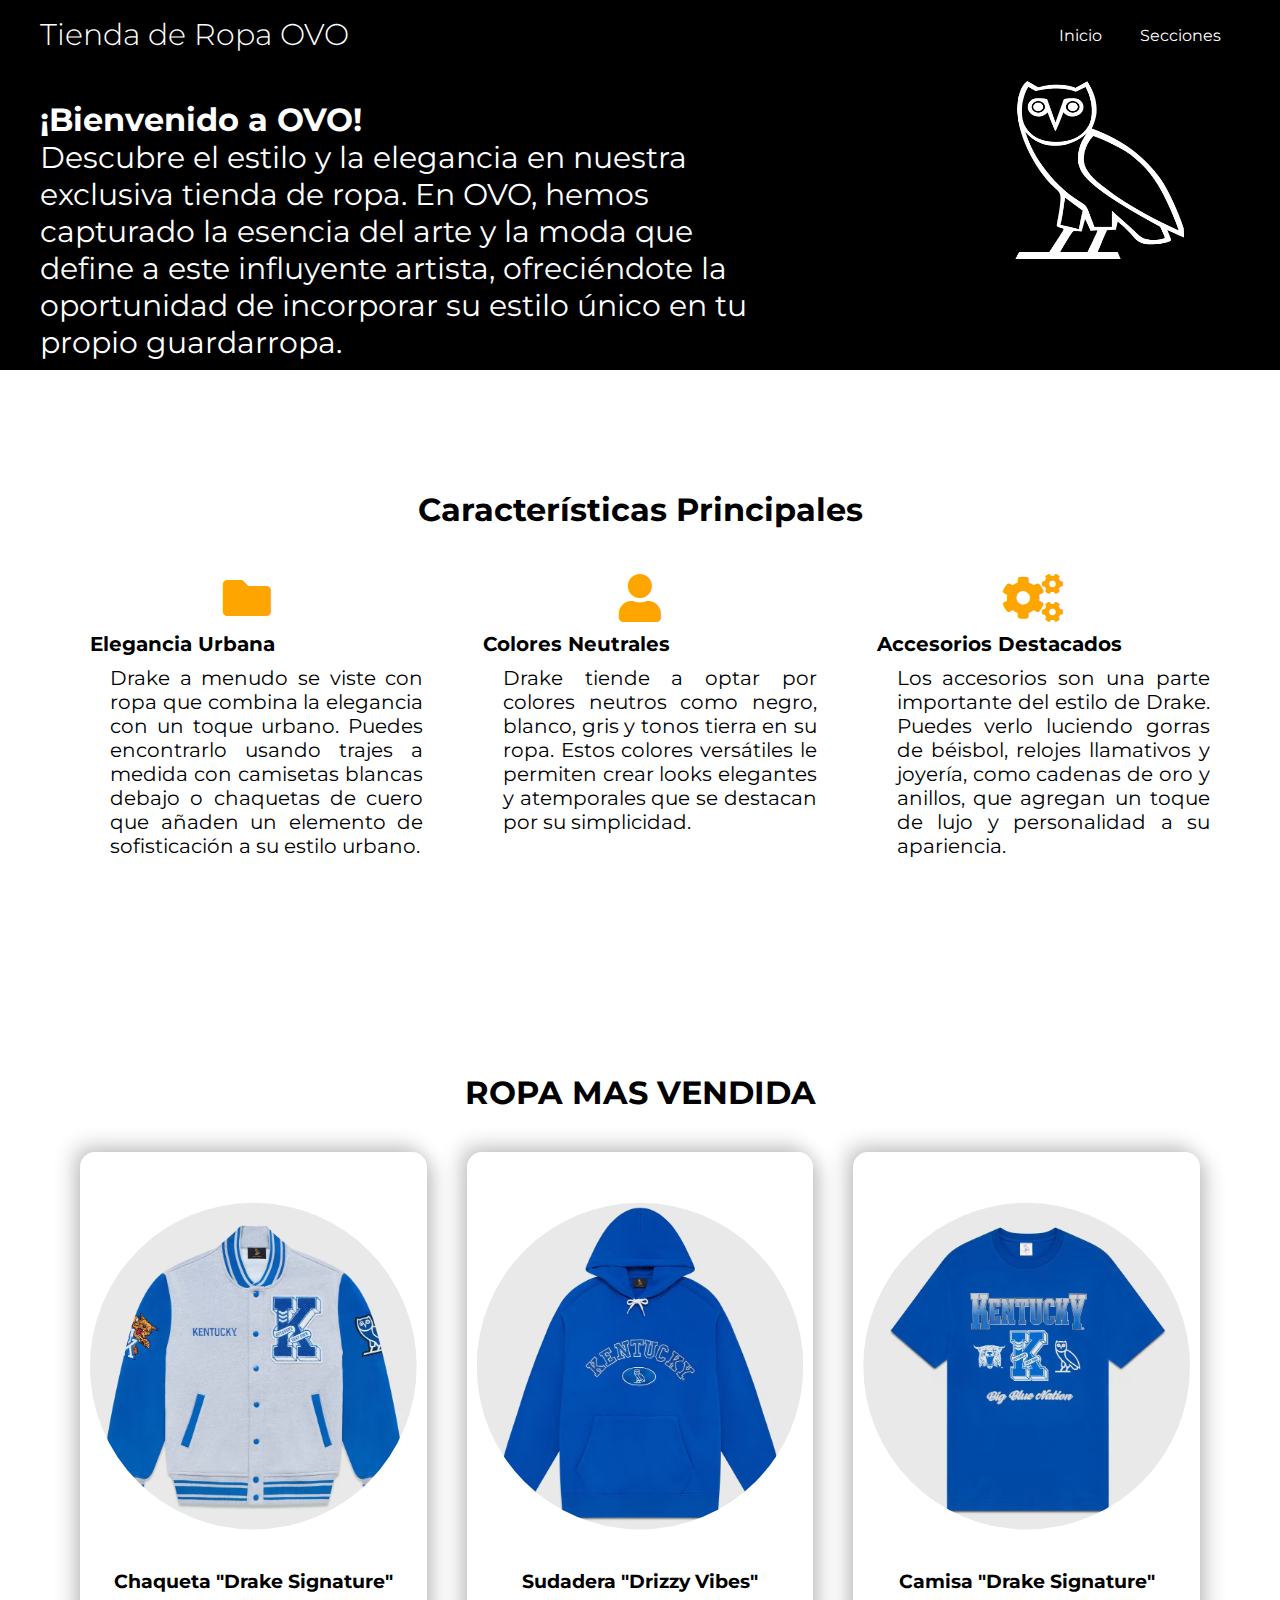
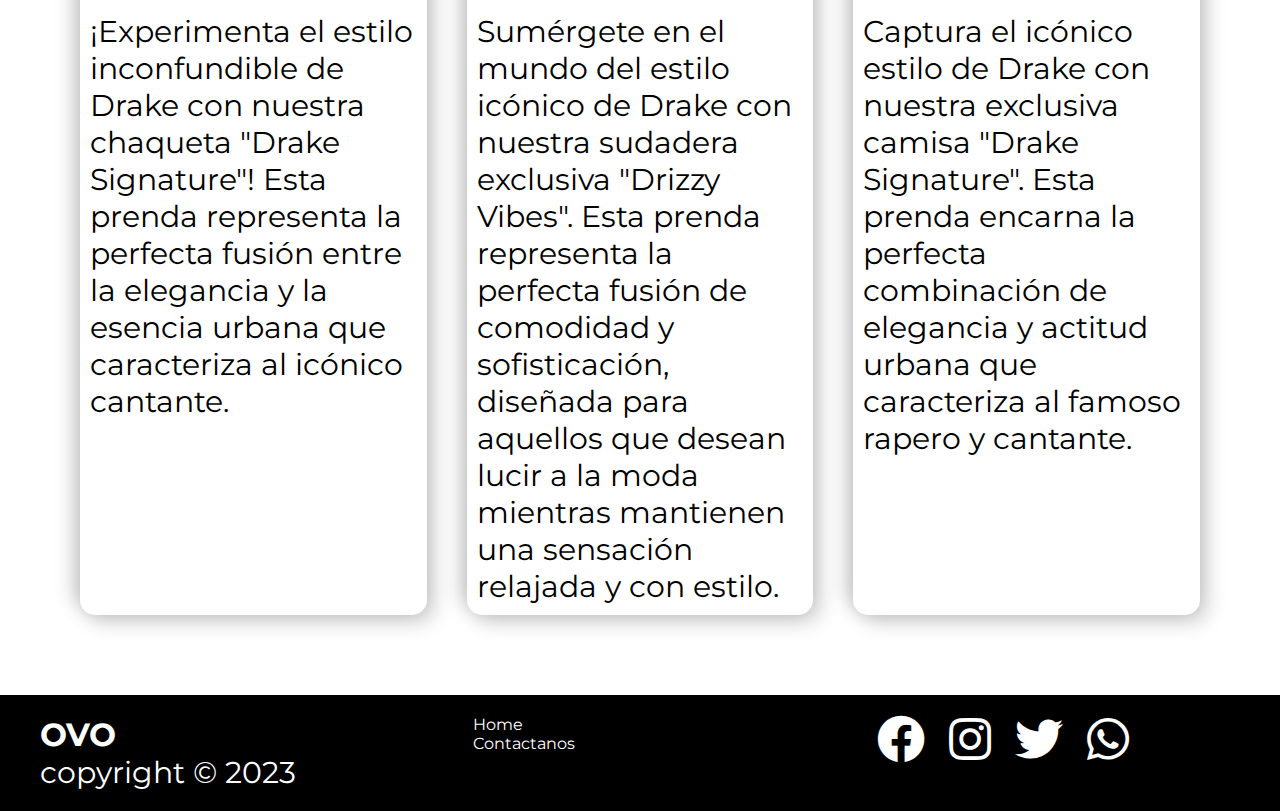
<file: Venta-de-ropa-main/index.html>
<!DOCTYPE html>
<html lang="es">

<head>
    <meta charset="UTF-8">
    <meta name="viewport" content="width=device-width, initial-scale=1.0">
    <title>Tienda OVO</title>
    <link rel="icon" type="image/png" href="img/OVO-symbol.jpg">
    <link rel="stylesheet" href="css/style.css">
    <link rel="stylesheet" href="https://cdnjs.cloudflare.com/ajax/libs/font-awesome/5.15.4/css/all.min.css" 
        integrity="sha512-1ycn6IcaQQ40/MKBW2W4Rhis/DbILU74C1vSrLJxCq57o941Ym01SwNsOMqvEBFlcgUa6xLiPY/NS5R+E6ztJQ==" 
        crossorigin="anonymous" referrerpolicy="no-referrer" />
    <link rel="preconnect" href="https://fonts.googleapis.com">
    <link rel="preconnect" href="https://fonts.gstatic.com" crossorigin>
    <link href="https://fonts.googleapis.com/css2?family=Montserrat:wght@300&display=swap" rel="stylesheet">
</head>

<body>
    <div class="navbar">
        <div class="container flex">
            <h1>Tienda de Ropa OVO</h1>
            <nav>
                <ul>
                    <li class="nav">
                        <a href="" class="outline">Inicio</a>
                    </li>
                    <li class="nav">
                        <a href="" class="outline">Secciones</a>
                    </li>
                </ul>
            </nav>
        </div>
    </div>
    <section class="showcase">
        <div class="container">
            <div class="grid">
                <div class="grid-item-1">
                    <div class="showcase-text">
                        <h1>¡Bienvenido a OVO!</h1>
                        <p class="support-text">Descubre el estilo y la elegancia  en nuestra exclusiva tienda de ropa. En OVO, hemos capturado la esencia del arte y la moda que define a este influyente artista, ofreciéndote la oportunidad de incorporar su estilo único en tu propio guardarropa.</p>
                    </div>
                    <div class="showcase-form">
                        <!-- <form action="">
                            <input type="email" placeholder="example@gmail.com">
                            <input type="submit" class="btn" value="Contáctanos">
                        </form>
                        <p class="little-info"> Contáctanos escribiendo tu correo</p> -->
                    </div>
                </div>
                <div class="grid-item-2">
                    <div class="image">
                        <img class="logo" src="img/OVO-symbol.jpg" alt="">
                    </div>
                </div>
            </div>
        </div>
    </section>
    <div class="lower-container container">
        <h1 class="title-container">Características Principales</h1>
        <section class="stats">
            <div class="flex">
                <div class="stat">
                    <i class="fa fa-folder fa-3x"></i>
                    <h3 class="title">Elegancia Urbana</h3>
                    <p class="text">
                        Drake a menudo se viste con ropa que combina la elegancia con un toque urbano. 
                        Puedes encontrarlo usando trajes a medida con camisetas blancas debajo o chaquetas
                         de cuero que añaden un elemento de sofisticación a su estilo urbano.
                    </p>
                </div>
                <div class="stat">
                    <i class="fa fa-user fa-3x"></i>
                    <h3 class="title">Colores Neutrales</h3>
                    <p class="text">
                        Drake tiende a optar por colores neutros como negro, blanco, gris y tonos tierra en su ropa. 
                        Estos colores versátiles le permiten crear looks elegantes
                         y atemporales que se destacan por su simplicidad.
                    </p>
                </div>
                <div class="stat">
                    <i class="fa fa-cogs fa-3x"></i>
                    <h3 class="title">Accesorios Destacados</h3>
                    <p class="text">
                        Los accesorios son una parte importante del estilo de Drake. 
                        Puedes verlo luciendo gorras de béisbol, relojes llamativos y joyería,
                         como cadenas de oro y anillos, que agregan un toque de lujo y personalidad a su apariencia.
                    </p>
                </div>
            </div>
        </section>
    </div>
    <section class="testimonial">
        <div class="container">
            <h1 class="title-container">ROPA MAS VENDIDA</h1>
            <div class="testimonial grid-3">
                <div class="card">
                    <div class="circle">
                        <img src="img/descarga.png" alt="">
                    </div>
                    <h3>Chaqueta "Drake Signature"</h3>
                    <p>
                        ¡Experimenta el estilo inconfundible de Drake con nuestra chaqueta "Drake Signature"! 
                        Esta prenda representa 
                        la perfecta fusión entre la elegancia y la esencia urbana que caracteriza al icónico cantante.
                    </p>
                </div>
                <div class="card">
                    <div class="circle">
                        <img src="img/descarga2.png" alt="">
                    </div>
                    <h3>Sudadera "Drizzy Vibes"</h3>
                    <p>
                        Sumérgete en el mundo del estilo icónico de Drake con nuestra sudadera exclusiva 
                        "Drizzy Vibes". Esta prenda representa la perfecta fusión de comodidad y sofisticación, 
                        diseñada para aquellos que desean lucir a la moda mientras mantienen una sensación relajada y con estilo.
                    </p>
                </div>
                <div class="card">
                    <div class="circle">
                        <img src="img/descarga3.png" alt="">
                    </div>
                    <h3>Camisa "Drake Signature"</h3>
                    <p>
                        Captura el icónico estilo de Drake con nuestra exclusiva camisa "Drake Signature". 
                        Esta prenda encarna la perfecta combinación de elegancia y actitud urbana que caracteriza al famoso rapero y cantante.
                    </p>
                </div>
            </div>
        </div>
    </section>
    <footer>
        <div class="container grid-3">
            <div class="copyright">
                <h1>OVO</h1>
                <P>copyright &copy; 2023</P>
            </div>
            <nav class="links">
                <ul>
                    <li><a href="#" class="outline"></a>Home</li>
                    <li><a href="OVO@gmail.com" class="outline"></a>Contactanos</li>
                </ul>
            </nav>
            <div class="profiles">
                <a href="#"> <i class="fab fa-facebook fa-3x"></i></a>
                <a href="#"> <i class="fab fa-instagram fa-3x"></i></a>
                <a href="#"> <i class="fab fa-twitter fa-3x"></i></a>
                <a href="#"> <i class="fab fa-whatsapp fa-3x"></i></a>
            </div>
        </div>
    </footer>
</body>

</html>
</file>
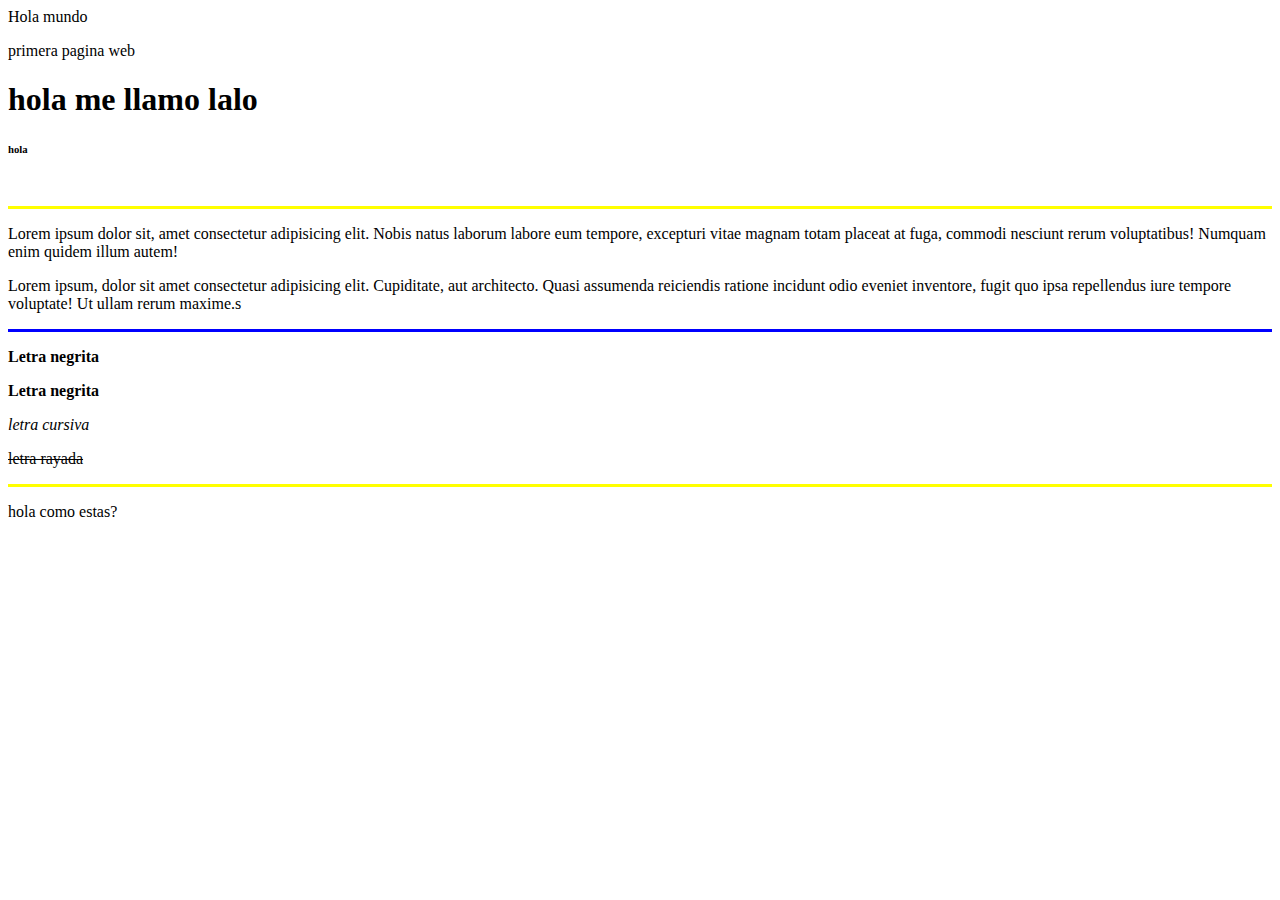
<file: <HTML>.html>
<!DOCTYPE html>
<HTML lang="es">
    <Head>
        <meta charset="UTF-8">
        <meta name= "Description" content="Esta pagina es un ejemplo">
        <meta name= "Leyendo" content="HTML, CSS, JS">
        <link rel="icon" href="919827.png" type="img/png" size="16x16">
        <title>Hola como estas</title>
    </Head>
    <body>
        Hola mundo
        <p>primera pagina web</p>
        <h1>hola me llamo lalo </h1>
        <h6>hola</h6>
            <br> 
            <hr size ="3" color="yellow">
            <p> Lorem ipsum dolor sit, amet consectetur adipisicing elit. Nobis natus laborum labore eum tempore, excepturi vitae magnam totam placeat at fuga, commodi nesciunt rerum voluptatibus! Numquam enim quidem illum autem!</p >
            <p> Lorem ipsum, dolor sit amet consectetur adipisicing elit. Cupiditate, aut architecto. Quasi assumenda reiciendis ratione incidunt odio eveniet inventore, fugit quo ipsa repellendus iure tempore voluptate! Ut ullam rerum maxime.s</p>
            <hr size ="3" color="blue">
            <p><b>Letra negrita</b></p> 
            <p><strong>Letra negrita</strong></p> 
            <p><i>letra cursiva</i></p>
            <p><del>letra rayada</del></p>  
            <hr size ="3" color="yellow">
            <p>
                hola como estas?
            </p>


    </body>
</HTML>
</file>
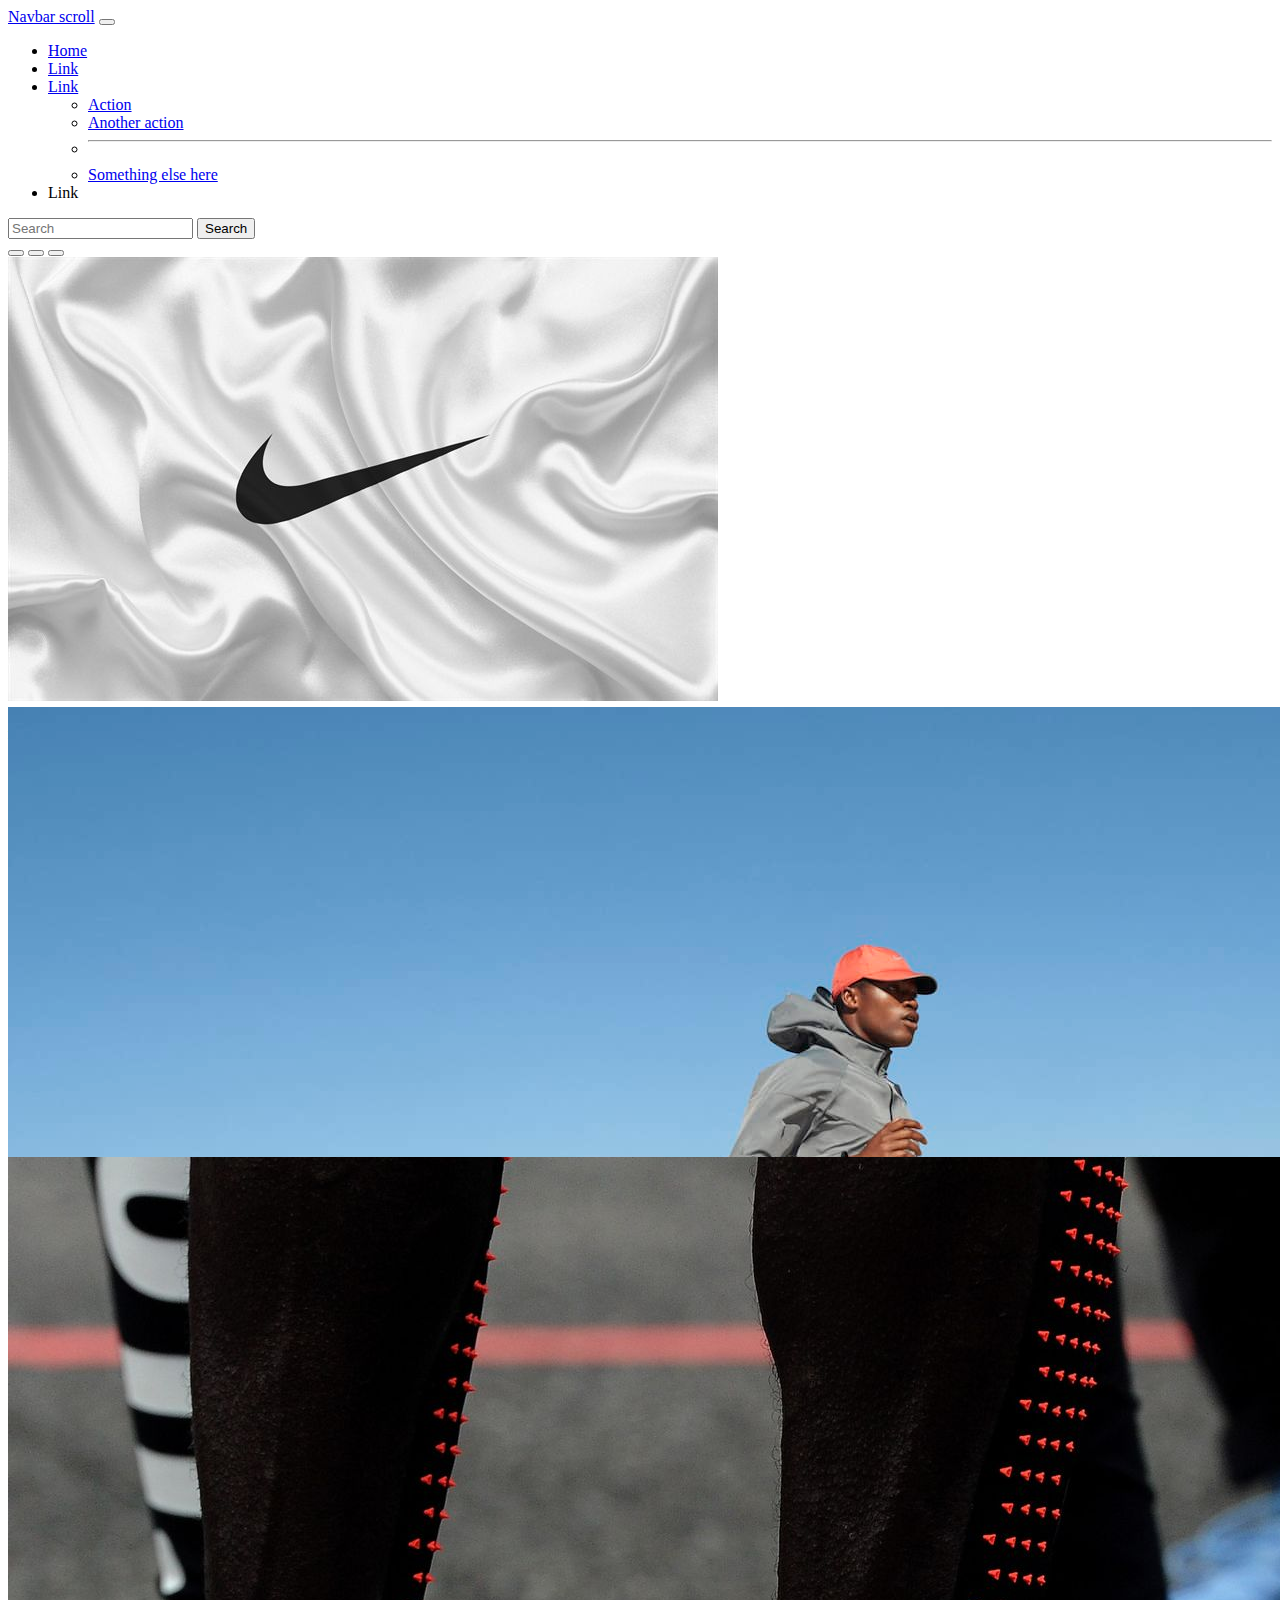
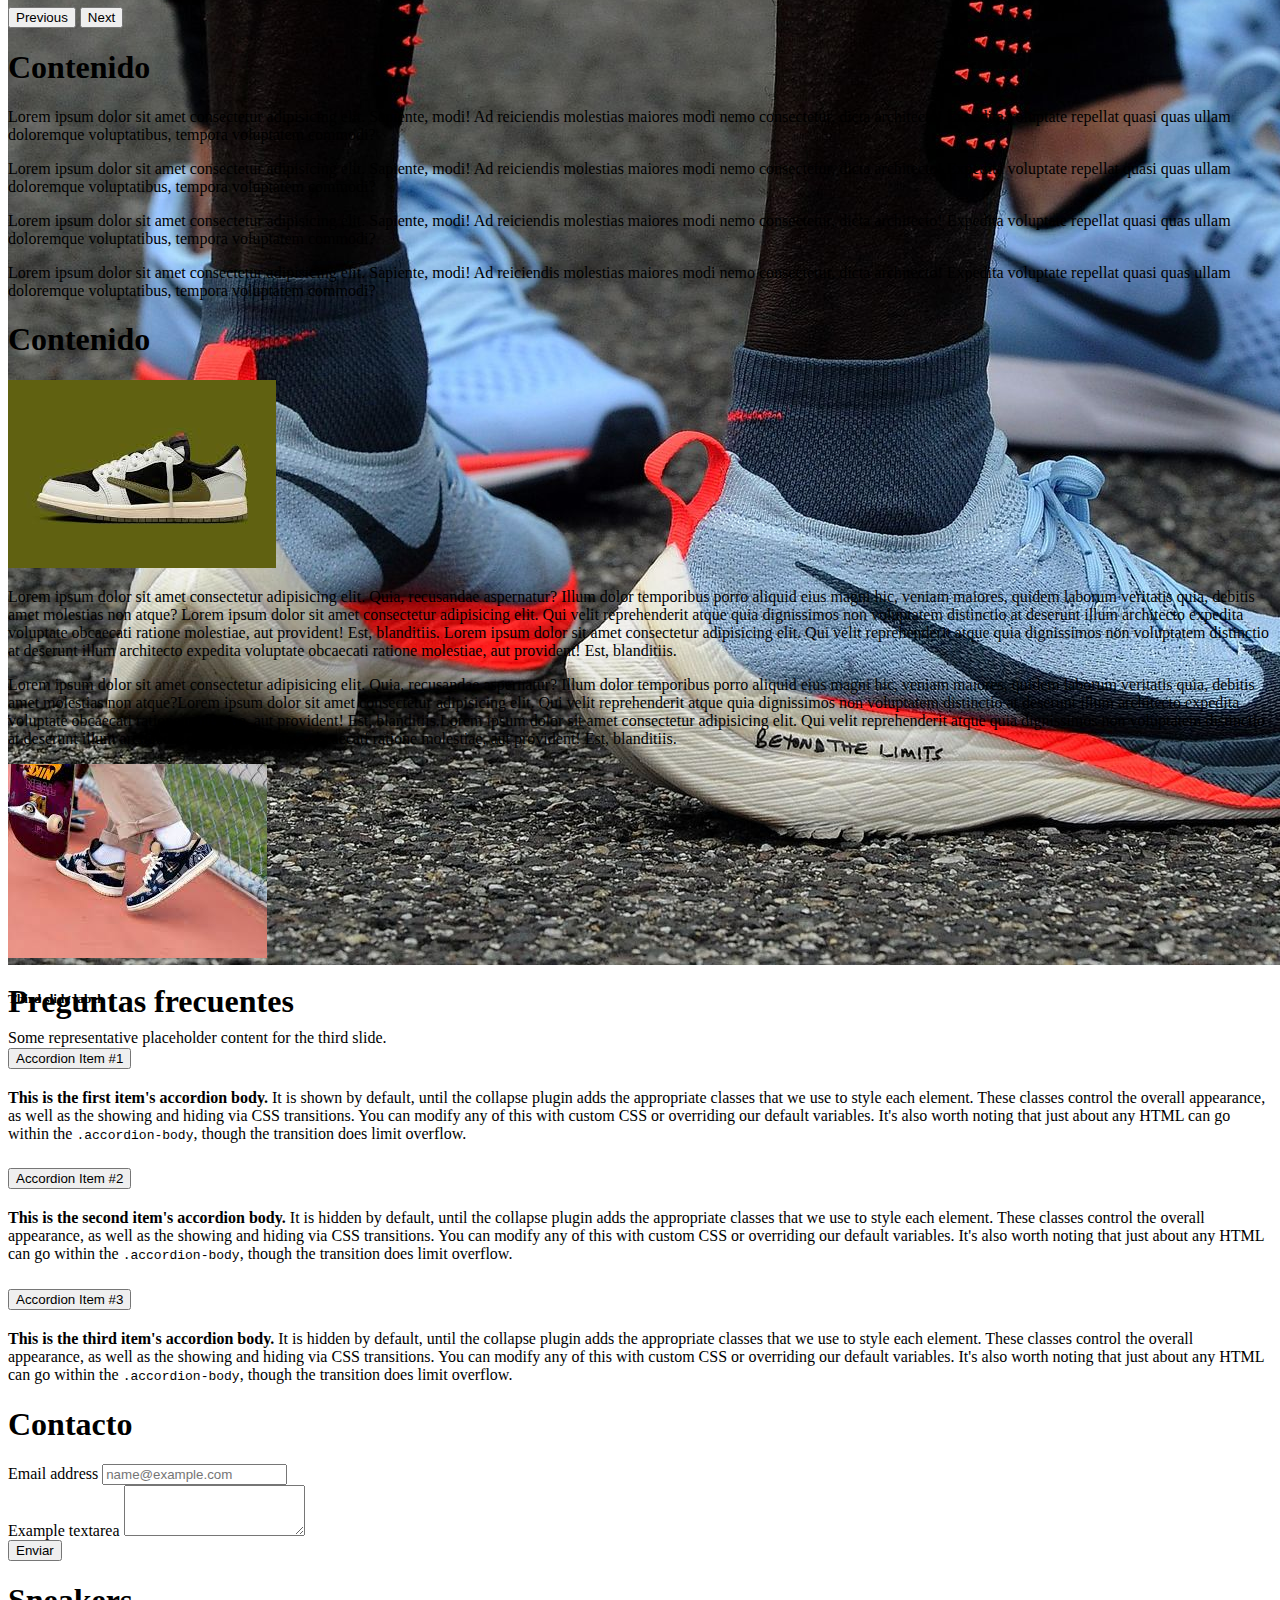
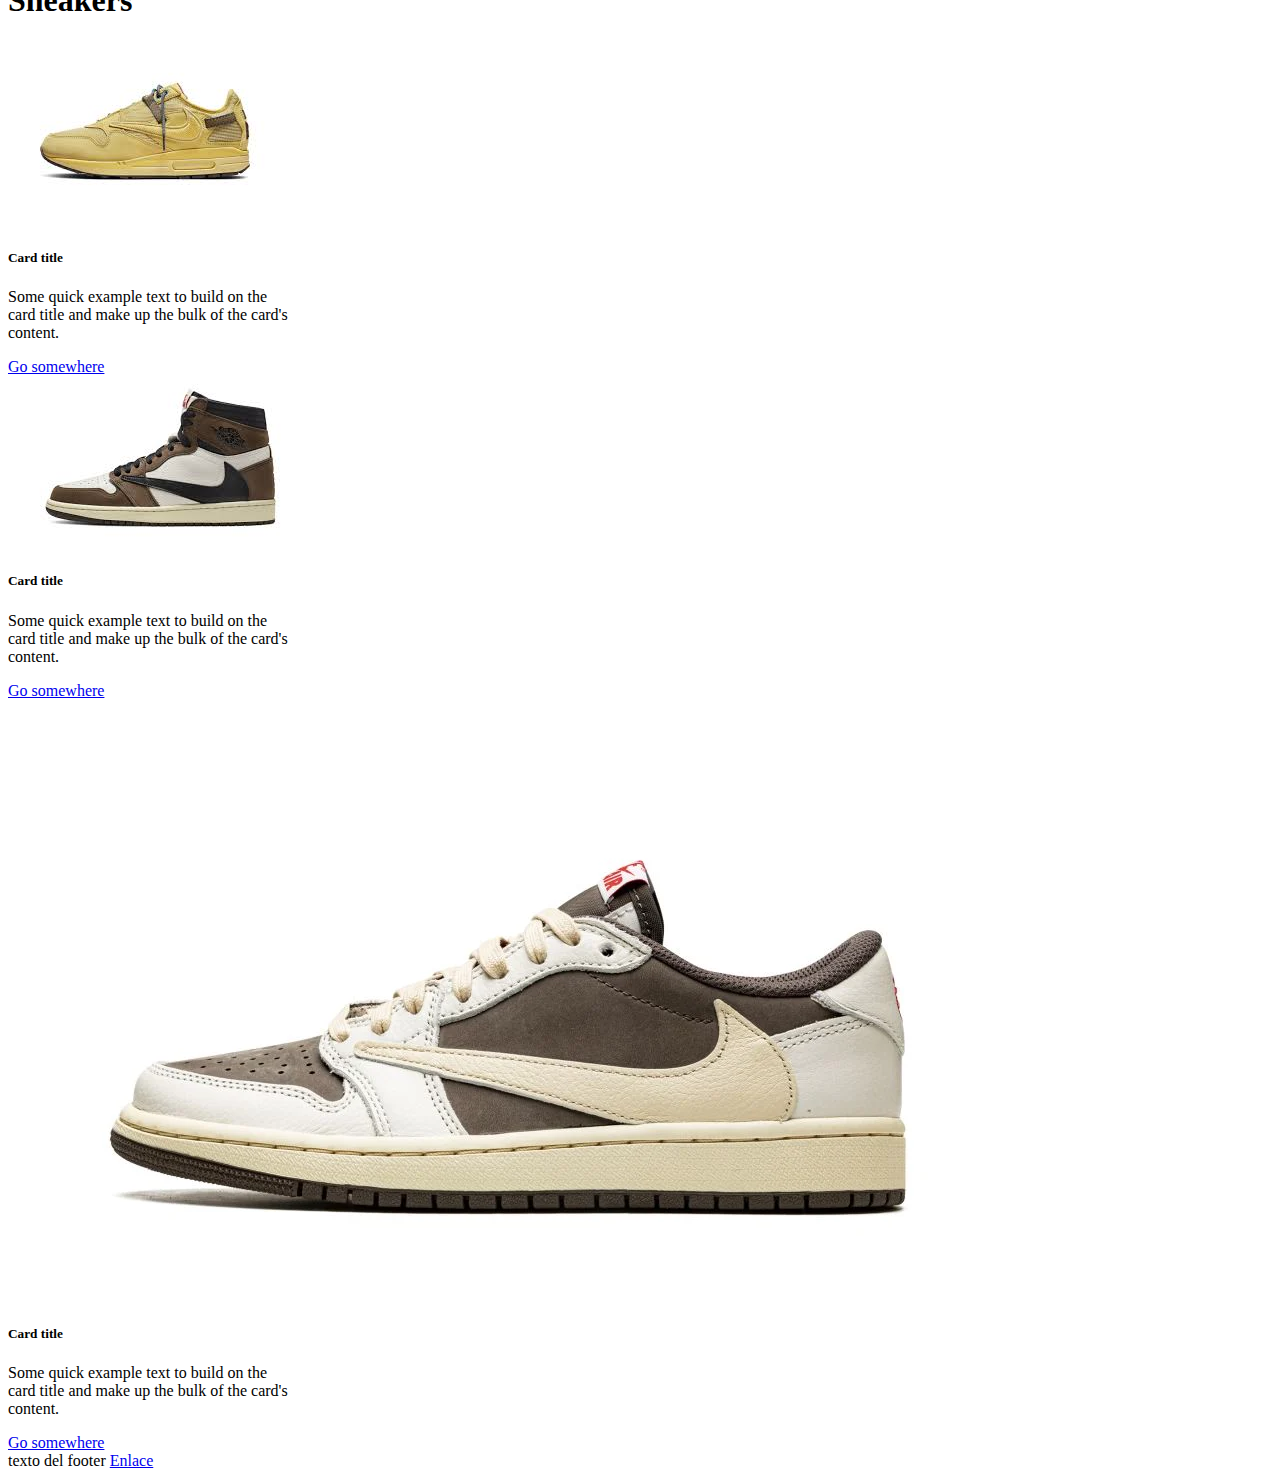
<file: Bootstrap/Bootstrap.html>
<!DOCTYPE html>
<html lang="en">

<head>
    <meta charset="UTF-8">
    <meta name="viewport" content="width=device-width, initial-scale=1.0">
    <title>Bootstrap</title>
    <link href="https://cdn.jsdelivr.net/npm/bootstrap@5.3.2/dist/css/bootstrap.min.css" rel="stylesheet"
        integrity="sha384-T3c6CoIi6uLrA9TneNEoa7RxnatzjcDSCmG1MXxSR1GAsXEV/Dwwykc2MPK8M2HN" crossorigin="anonymous">
    <script src="https://cdn.jsdelivr.net/npm/bootstrap@5.3.2/dist/js/bootstrap.bundle.min.js"
        integrity="sha384-C6RzsynM9kWDrMNeT87bh95OGNyZPhcTNXj1NW7RuBCsyN/o0jlpcV8Qyq46cDfL"
        crossorigin="anonymous"></script>
    <style>
        .carousel-item {
            height: 450px;
        }
    </style>
</head>

<body>
    <nav class="navbar navbar-expand-lg bg-body-tertiary" data-bs-theme="dark">
        <div class="container-fluid">
            <a class="navbar-brand" href="#">Navbar scroll</a>
            <button class="navbar-toggler" type="button" data-bs-toggle="collapse" data-bs-target="#navbarScroll"
                aria-controls="navbarScroll" aria-expanded="false" aria-label="Toggle navigation">
                <span class="navbar-toggler-icon"></span>
            </button>
            <div class="collapse navbar-collapse" id="navbarScroll">
                <ul class="navbar-nav me-auto my-2 my-lg-0 navbar-nav-scroll" style="--bs-scroll-height: 100px;">
                    <li class="nav-item">
                        <a class="nav-link active" aria-current="page" href="#">Home</a>
                    </li>
                    <li class="nav-item">
                        <a class="nav-link" href="#">Link</a>
                    </li>
                    <li class="nav-item dropdown">
                        <a class="nav-link dropdown-toggle" href="#" role="button" data-bs-toggle="dropdown"
                            aria-expanded="false">
                            Link
                        </a>
                        <ul class="dropdown-menu">
                            <li><a class="dropdown-item" href="#">Action</a></li>
                            <li><a class="dropdown-item" href="#">Another action</a></li>
                            <li>
                                <hr class="dropdown-divider">
                            </li>
                            <li><a class="dropdown-item" href="#">Something else here</a></li>
                        </ul>
                    </li>
                    <li class="nav-item">
                        <a class="nav-link disabled" aria-disabled="true">Link</a>
                    </li>
                </ul>
                <form class="d-flex" role="search">
                    <input class="form-control me-2" type="search" placeholder="Search" aria-label="Search">
                    <button class="btn btn-outline-success" type="submit">Search</button>
                </form>
            </div>
        </div>
    </nav>
    <div id="carouselExampleCaptions" class="carousel slide">
        <div class="carousel-indicators">
            <button type="button" data-bs-target="#carouselExampleCaptions" data-bs-slide-to="0" class="active"
                aria-current="true" aria-label="Slide 1"></button>
            <button type="button" data-bs-target="#carouselExampleCaptions" data-bs-slide-to="1"
                aria-label="Slide 2"></button>
            <button type="button" data-bs-target="#carouselExampleCaptions" data-bs-slide-to="2"
                aria-label="Slide 3"></button>
        </div>
        <div class="carousel-inner">
            <div class="carousel-item active">
                <img src="IMG/5a6adde3e8478edc2dd3120101f6da27.jpg" class="d-block w-100" alt="...">
                <div class="carousel-caption d-none d-md-block">
                    <h5>First slide label</h5>
                    <p>Some representative placeholder content for the first slide.</p>
                </div>
            </div>
            <div class="carousel-item">
                <img src="IMG/el-mejor-calzado-para-running-de-distancias-largas.jpg" class="d-block w-100" alt="...">
                <div class="carousel-caption d-none d-md-block">
                    <h5>Second slide label</h5>
                    <p>Some representative placeholder content for the second slide.</p>
                </div>
            </div>
            <div class="carousel-item">
                <img src="IMG/kipchoge-zapatillas-nike-1619421886.jpg" class="d-block w-100" alt="...">
                <div class="carousel-caption d-none d-md-block">
                    <h5>Third slide label</h5>
                    <p>Some representative placeholder content for the third slide.</p>
                </div>
            </div>
        </div>
        <button class="carousel-control-prev" type="button" data-bs-target="#carouselExampleCaptions"
            data-bs-slide="prev">
            <span class="carousel-control-prev-icon" aria-hidden="true"></span>
            <span class="visually-hidden">Previous</span>
        </button>
        <button class="carousel-control-next" type="button" data-bs-target="#carouselExampleCaptions"
            data-bs-slide="next">
            <span class="carousel-control-next-icon" aria-hidden="true"></span>
            <span class="visually-hidden">Next</span>
        </button>
    </div>
    <div class="container mt-5">
        <div class="row mb-3">
            <div class="col-12">
                <h1 class="display-4 text-center">Contenido</h1>
            </div>
        </div>
        <div class="row">
            <div class="col-3">
                <p>Lorem ipsum dolor sit amet consectetur adipisicing elit. Sapiente, modi! Ad reiciendis molestias
                    maiores modi nemo consectetur, dicta architecto! Expedita voluptate repellat quasi quas ullam
                    doloremque voluptatibus, tempora voluptatem commodi?</p>
            </div>
            <div class="col-3">
                <p>Lorem ipsum dolor sit amet consectetur adipisicing elit. Sapiente, modi! Ad reiciendis molestias
                    maiores modi nemo consectetur, dicta architecto! Expedita voluptate repellat quasi quas ullam
                    doloremque voluptatibus, tempora voluptatem commodi?</p>
            </div>
            <div class="col-3">
                <p>Lorem ipsum dolor sit amet consectetur adipisicing elit. Sapiente, modi! Ad reiciendis molestias
                    maiores modi nemo consectetur, dicta architecto! Expedita voluptate repellat quasi quas ullam
                    doloremque voluptatibus, tempora voluptatem commodi?</p>
            </div>
            <div class="col-3">
                <p>Lorem ipsum dolor sit amet consectetur adipisicing elit. Sapiente, modi! Ad reiciendis molestias
                    maiores modi nemo consectetur, dicta architecto! Expedita voluptate repellat quasi quas ullam
                    doloremque voluptatibus, tempora voluptatem commodi?</p>
            </div>
        </div>
    </div>
    <div class="container text-center mt-5">
        <div class="row mb-3">
            <div class="col-12">
                <h1 class="display-4 text-center">Contenido</h1>
            </div>
        </div>
        <div class="row row-cols-2">
            <div class="col">
                <img src="IMG/travis.jpeg" alt="" class="w-100">
            </div>
            <div class="col">
                <p>Lorem ipsum dolor sit amet consectetur adipisicing elit. Quia, recusandae aspernatur? Illum dolor
                    temporibus porro aliquid eius magni hic, veniam maiores, quidem laborum veritatis quia, debitis amet
                    molestias non atque? Lorem ipsum dolor sit amet consectetur adipisicing elit. Qui velit
                    reprehenderit atque quia dignissimos non voluptatem distinctio at deserunt illum architecto expedita
                    voluptate obcaecati ratione molestiae, aut provident! Est, blanditiis.
                    Lorem ipsum dolor sit amet consectetur adipisicing elit. Qui velit reprehenderit atque quia
                    dignissimos non voluptatem distinctio at deserunt illum architecto expedita voluptate obcaecati
                    ratione molestiae, aut provident! Est, blanditiis.</p>
            </div>
            <div class="col">
                <p>Lorem ipsum dolor sit amet consectetur adipisicing elit. Quia, recusandae aspernatur? Illum dolor
                    temporibus porro aliquid eius magni hic, veniam maiores, quidem laborum veritatis quia, debitis amet
                    molestias non atque?Lorem ipsum dolor sit amet consectetur adipisicing elit. Qui velit reprehenderit
                    atque quia dignissimos non voluptatem distinctio at deserunt illum architecto expedita voluptate
                    obcaecati ratione molestiae, aut provident! Est, blanditiis.Lorem ipsum dolor sit amet consectetur
                    adipisicing elit. Qui velit reprehenderit atque quia dignissimos non voluptatem distinctio at
                    deserunt illum architecto expedita voluptate obcaecati ratione molestiae, aut provident! Est,
                    blanditiis.</p>
            </div>
            <div class="col">
                <img src="IMG/travis2.jpeg" alt="" class="w-100">
            </div>
        </div>
    </div>
    <div class="container mt-5">
        <div class="row mb-3">
            <div class="col-12">
                <h1 class="display-5 text-center">Preguntas frecuentes</h1>
            </div>
        </div>
        <div class="row">
            <div class="col-8">
                <div class="accordion" id="accordionExample">
                    <div class="accordion-item">
                        <h2 class="accordion-header">
                            <button class="accordion-button" type="button" data-bs-toggle="collapse"
                                data-bs-target="#collapseOne" aria-expanded="true" aria-controls="collapseOne">
                                Accordion Item #1
                            </button>
                        </h2>
                        <div id="collapseOne" class="accordion-collapse collapse show"
                            data-bs-parent="#accordionExample">
                            <div class="accordion-body">
                                <strong>This is the first item's accordion body.</strong> It is shown by default, until
                                the collapse plugin adds the appropriate classes that we use to style each element.
                                These classes control the overall appearance, as well as the showing and hiding via CSS
                                transitions. You can modify any of this with custom CSS or overriding our default
                                variables. It's also worth noting that just about any HTML can go within the
                                <code>.accordion-body</code>, though the transition does limit overflow.
                            </div>
                        </div>
                    </div>
                    <div class="accordion-item">
                        <h2 class="accordion-header">
                            <button class="accordion-button collapsed" type="button" data-bs-toggle="collapse"
                                data-bs-target="#collapseTwo" aria-expanded="false" aria-controls="collapseTwo">
                                Accordion Item #2
                            </button>
                        </h2>
                        <div id="collapseTwo" class="accordion-collapse collapse" data-bs-parent="#accordionExample">
                            <div class="accordion-body">
                                <strong>This is the second item's accordion body.</strong> It is hidden by default,
                                until the collapse plugin adds the appropriate classes that we use to style each
                                element. These classes control the overall appearance, as well as the showing and hiding
                                via CSS transitions. You can modify any of this with custom CSS or overriding our
                                default variables. It's also worth noting that just about any HTML can go within the
                                <code>.accordion-body</code>, though the transition does limit overflow.
                            </div>
                        </div>
                    </div>
                    <div class="accordion-item">
                        <h2 class="accordion-header">
                            <button class="accordion-button collapsed" type="button" data-bs-toggle="collapse"
                                data-bs-target="#collapseThree" aria-expanded="false" aria-controls="collapseThree">
                                Accordion Item #3
                            </button>
                        </h2>
                        <div id="collapseThree" class="accordion-collapse collapse" data-bs-parent="#accordionExample">
                            <div class="accordion-body">
                                <strong>This is the third item's accordion body.</strong> It is hidden by default, until
                                the collapse plugin adds the appropriate classes that we use to style each element.
                                These classes control the overall appearance, as well as the showing and hiding via CSS
                                transitions. You can modify any of this with custom CSS or overriding our default
                                variables. It's also worth noting that just about any HTML can go within the
                                <code>.accordion-body</code>, though the transition does limit overflow.
                            </div>
                        </div>
                    </div>
                </div>
            </div>

            <div class="col-4">
                <div class="mb-3">
                        <h1 class="display-6 text-center">Contacto</h1>
                </div>
                <div class="mb-3">
                    <label for="exampleFormControlInput1" class="form-label">Email address</label>
                    <input type="email" class="form-control" id="exampleFormControlInput1"
                        placeholder="name@example.com">
                </div>
                <div class="mb-3">
                    <label for="exampleFormControlTextarea1" class="form-label">Example textarea</label>
                    <textarea class="form-control" id="exampleFormControlTextarea1" rows="3"></textarea>
                </div>
                <div class="mb-3">
                    <button type="submit" class="btn btn-primary mb-3">Enviar</button>
                </div>
            </div>
        </div>
        <div class="row mb-5">
            <div class="col-12">
                <h1 class="display-5 text-center">Sneakers</h1>
            </div>
        </div>
        <div class="row">
            <div class="col-4">
                <div class="card" style="width: 18rem;">
                    <img src="IMG/TENIS1.jpeg" class="card-img-top" alt="...">
                    <div class="card-body">
                      <h5 class="card-title">Card title</h5>
                      <p class="card-text">Some quick example text to build on the card title and make up the bulk of the card's content.</p>
                      <a href="#" class="btn btn-primary">Go somewhere</a>
                    </div>
                  </div>
            </div>
            <div class="col-4">
                <div class="card" style="width: 18rem;">
                    <img src="IMG/TENIS2.jpeg" class="card-img-top" alt="...">
                    <div class="card-body">
                      <h5 class="card-title">Card title</h5>
                      <p class="card-text">Some quick example text to build on the card title and make up the bulk of the card's content.</p>
                      <a href="#" class="btn btn-primary">Go somewhere</a>
                    </div>
                  </div>
            </div>
            <div class="col-4">
                <div class="card" style="width: 18rem;">
                    <img src="IMG/TENIS3.webp" class="card-img-top" alt="...">
                    <div class="card-body">
                      <h5 class="card-title">Card title</h5>
                      <p class="card-text">Some quick example text to build on the card title and make up the bulk of the card's content.</p>
                      <a href="#" class="btn btn-primary">Go somewhere</a>
                    </div>
                  </div>
            </div>
        </div>
	      <footer class="bg-light text-center text.ig-start">

        <div class="text-center p-3">
            texto del footer
            <a href="#" class="text-dark">Enlace</a>
        </div>
      </footer>
</body>

</html>
</file>
<file: Venta-de-ropa-main/css/style.css>
* {
    box-sizing: border-box;
    padding: 0;
    margin: 0;
}

body {
    font-family: 'Montserrat', sans-serif;
    color: white;
}

a {
    color: black;

    text-decoration: none;
}

/* h1 {
    font-size: 30px;
    font-weight: 600;
    margin: 10px 0;
    line-height: 1.2;
    color: white;
} */

h2 {
    font-size: 25px;
    font-weight: 300;
    margin: 10px 0;
    line-height: 1.2;
}

p {
    font-size: 30px;
}

img {
    width: 100%;
}

li {
    list-style-type: none;
}

.container {
    margin: 0 auto;
    max-width: 1200px;
    overflow: visible;
}

.navbar {
    background-color: black;
    height: 70px;
    padding: 0 30px;
}

.navbar h1 {
    color: white;
    font-size: 30px;
    font-weight: 300;
    margin: 10px 0;
    line-height: 1.2;
}

.navbar .flex {
    display: flex;
    justify-content: space-between;
    align-items: center;
    height: 100%;
}
.navbar ul{
    display: flex;
}
.navbar a{
    color: white;
    padding: 9px;
    margin: 0 10px;
}
.navbar a:hover{
    color: #e8d6b5;
    border-bottom: 3px solid #ffffff;
}
.showcase{
    background-color: black;
    height: 300px;
}
.showcase p{
    margin-bottom: 30px;
}.showcase img{
    box-shadow: 7px 7px 7px rgb(0, 0, 0, 0.2);
}
.showcase form{
    padding-left: 7px;
}

.grid{
    display: grid;
    overflow: visible;
    grid-template-columns: 60% 40%;
}

.grid-item-1{
    position: relative;
    top: 30px;
}

.grid-item-2{
    align-items: stretch;
    display: flex;
    justify-content: flex-end;
}
.showcase input[type="email"]{
    padding: 10px 70px 10px 0;
    font-size: 14px;
    border: none;
    border-radius: 6px;
    padding-left: 6px;
}
.btn{
    border-radius: 6px;
    padding: 12px 20px;
    border: none;
    background-color: #f6a000;
    color: white;
    margin-left: 10px;
    font-size: 16px;
    cursor: pointer;
    box-shadow: 0 10 10 rgb(0, 0, 0, 0.2);
}

.showcase form{
    margin: auto;
}

.little-info{
    font-size: 15px;
    font-family: "popins", sans-serif;
}
.lower-container{
    margin: 120px auto;
    padding: 0;
    max-width: 1400px;
    text-align: center;
}
.title{
    color: black;
    font-size: 20px;
    text-align: left;
    padding-left: 10px;
    padding-top: 10px;
}
.text{
    color: black;
    font-size: 20px;
    width: 100%;
    padding: 10px;
    margin: 0 20px;
    text-align: justify;
}

.flex{
    display: flex;
    justify-content: space-around;
}
.stats{
    padding: 45px 50px;
    text-align: center;
}
.stat{
    margin: 0 30px;
    text-align: center;
    width: 800px;
}
.stats .fa{
    color: orange;
}
.title-container{
    color: black;
    text-align: center;
}
.testimonial{
    color: black;
    padding: 40px;
}
.testimonial img{
    height: 100%;
    clip-path: circle();
}
.testimonial h3{
    text-align: center;
    margin-bottom: 20px;
}
.grid-3{
    display: grid;
    grid-template-columns: repeat(3,1fr);
    gap: 40px;
}
.card{
    padding: 10px;
    background-color: white;
    border-radius: 15px;
    box-shadow: -7px -7px 20px rgb(0, 0, 0, 0.2),
                 7px 7px 20px rgb(0, 0, 0, 0.2);

}
.circle{
    background-color: transparent;
    height: auto;
    display: flex;
    align-items: center;
}

footer{
    background-color: black;
    padding: 20px 10px;
}
footer a{
    color: white;
    margin: 0 10px;
}
footer a:hover{
    color: #e8d6b5;
    border-bottom: 3px solid #e8d6b5;
}

.logo{
    height: 200px;
    width: 300px;
}
</file>
